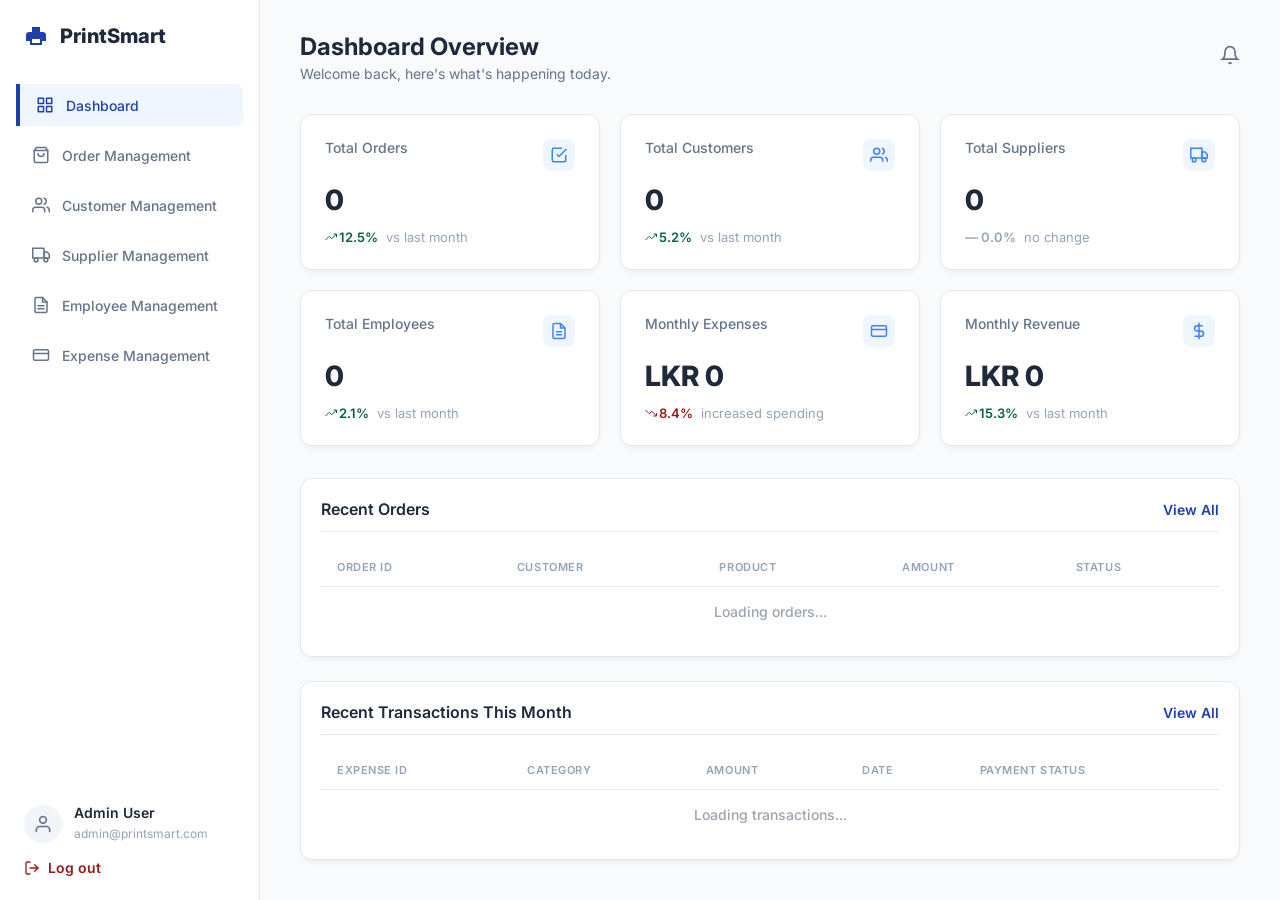
<file: Frontend/index.html>
<!DOCTYPE html>
<html lang="en">
<head>
    <meta charset="UTF-8">
    <meta name="viewport" content="width=device-width, initial-scale=1.0">
    <title>PrintSmart — Dashboard</title>
    <link rel="stylesheet" href="assets/css/global.css">
    <link rel="stylesheet" href="assets/css/dashboard.css">
</head>
<body>

<div class="page-container">
    <!-- Sidebar -->
    <aside class="sidebar">
        <div class="logo">
            <svg width="24" height="24" viewBox="0 0 24 24" fill="none" class="brand-icon">
                <path d="M19 8H5C3.34315 8 2 9.34315 2 11V17H6V21H18V17H22V11C22 9.34315 20.6569 8 19 8Z" fill="currentColor"/>
                <path d="M16 3H8V8H16V3Z" fill="currentColor"/>
                <path d="M16 15H8V19H16V15Z" fill="#FFFFFF"/>
            </svg>
            PrintSmart
        </div>

        <nav class="menu">
            <a href="index.html" class="menu-item active">
                <svg width="18" height="18" viewBox="0 0 24 24" fill="none" stroke-width="2" stroke-linecap="round" stroke-linejoin="round"><rect x="3" y="3" width="7" height="7"/><rect x="14" y="3" width="7" height="7"/><rect x="14" y="14" width="7" height="7"/><rect x="3" y="14" width="7" height="7"/></svg>
                Dashboard
            </a>
            <a href="pages/orders.html" class="menu-item">
                <svg width="18" height="18" viewBox="0 0 24 24" fill="none" stroke-width="2" stroke-linecap="round" stroke-linejoin="round"><path d="M6 2L3 6v14a2 2 0 002 2h14a2 2 0 002-2V6l-3-4z"/><line x1="3" y1="6" x2="21" y2="6"/><path d="M16 10a4 4 0 01-8 0"/></svg>
                Order Management
            </a>
            <a href="pages/customers.html" class="menu-item">
                <svg width="18" height="18" viewBox="0 0 24 24" fill="none" stroke-width="2" stroke-linecap="round" stroke-linejoin="round"><path d="M17 21v-2a4 4 0 00-4-4H5a4 4 0 00-4 4v2"/><circle cx="9" cy="7" r="4"/><path d="M23 21v-2a4 4 0 00-3-3.87"/><path d="M16 3.13a4 4 0 010 7.75"/></svg>
                Customer Management
            </a>
            <a href="pages/suppliers.html" class="menu-item">
                <svg width="18" height="18" viewBox="0 0 24 24" fill="none" stroke-width="2" stroke-linecap="round" stroke-linejoin="round"><rect x="1" y="3" width="15" height="13"/><polygon points="16 8 20 8 23 11 23 16 16 16 16 8"/><circle cx="5.5" cy="18.5" r="2.5"/><circle cx="18.5" cy="18.5" r="2.5"/></svg>
                Supplier Management
            </a>
            <a href="pages/employees.html" class="menu-item">
                <svg width="18" height="18" viewBox="0 0 24 24" fill="none" stroke-width="2" stroke-linecap="round" stroke-linejoin="round"><path d="M14 2H6a2 2 0 00-2 2v16a2 2 0 002 2h12a2 2 0 002-2V8z"/><polyline points="14 2 14 8 20 8"/><line x1="16" y1="13" x2="8" y2="13"/><line x1="16" y1="17" x2="8" y2="17"/></svg>
                Employee Management
            </a>
            <a href="pages/expenses.html" class="menu-item">
                <svg width="18" height="18" viewBox="0 0 24 24" fill="none" stroke-width="2" stroke-linecap="round" stroke-linejoin="round"><rect x="2" y="5" width="20" height="14" rx="2"/><line x1="2" y1="10" x2="22" y2="10"/></svg>
                Expense Management
            </a>
        </nav>

        <div class="user-info-box mt-auto" style="margin-top:auto;">
            <div class="user-profile">
                <div class="user-icon">
                    <svg width="20" height="20" viewBox="0 0 24 24" fill="none" stroke-width="2" stroke-linecap="round" stroke-linejoin="round"><path d="M20 21v-2a4 4 0 00-4-4H8a4 4 0 00-4 4v2"/><circle cx="12" cy="7" r="4"/></svg>
                </div>
                <div class="user-text">
                    <strong>Admin User</strong>
                    <span>admin@printsmart.com</span>
                </div>
            </div>
            <a href="#" class="logout-link">
                <svg width="16" height="16" viewBox="0 0 24 24" fill="none" stroke="currentColor" stroke-width="2" stroke-linecap="round" stroke-linejoin="round"><path d="M9 21H5a2 2 0 01-2-2V5a2 2 0 012-2h4"/><polyline points="16 17 21 12 16 7"/><line x1="21" y1="12" x2="9" y2="12"/></svg>
                Log out
            </a>
        </div>
    </aside>

    <!-- Main Content -->
    <main class="main">
        <header class="top-bar">
            <div class="header-text">
                <h1>Dashboard Overview</h1>
                <p>Welcome back, here's what's happening today.</p>
            </div>
            <div class="bell-icon">
                <svg width="20" height="20" viewBox="0 0 24 24" fill="none" stroke="var(--text-secondary)" stroke-width="2"><path d="M18 8A6 6 0 0 0 6 8c0 7-3 9-3 9h18s-3-2-3-9"></path><path d="M13.73 21a2 2 0 0 1-3.46 0"></path></svg>
            </div>
        </header>

        <!-- Stats Top Row -->
        <div class="stat-grid-top">
            <!-- Total Orders -->
            <div class="stat-card">
                <div class="stat-header">
                    <span class="stat-title">Total Orders</span>
                    <div class="stat-icon"><svg width="18" height="18" viewBox="0 0 24 24" fill="none" stroke="currentColor" stroke-width="2"><path d="M9 11l3 3L22 4"/><path d="M21 12v7a2 2 0 0 1-2 2H5a2 2 0 0 1-2-2V5a2 2 0 0 1 2-2h11"/></svg></div>
                </div>
                <div class="stat-value" id="stat-orders">0</div>
                <div class="stat-footer">
                    <span class="trend up"><svg width="12" height="12" viewBox="0 0 24 24" fill="none" stroke="currentColor" stroke-width="2"><polyline points="23 6 13.5 15.5 8.5 10.5 1 18"/><polyline points="17 6 23 6 23 12"/></svg> 12.5%</span> 
                    vs last month
                </div>
            </div>
            
            <!-- Total Customers -->
            <div class="stat-card">
                <div class="stat-header">
                    <span class="stat-title">Total Customers</span>
                    <div class="stat-icon"><svg width="18" height="18" viewBox="0 0 24 24" fill="none" stroke="currentColor" stroke-width="2"><path d="M17 21v-2a4 4 0 00-4-4H5a4 4 0 00-4 4v2"/><circle cx="9" cy="7" r="4"/><path d="M23 21v-2a4 4 0 00-3-3.87"/><path d="M16 3.13a4 4 0 010 7.75"/></svg></div>
                </div>
                <div class="stat-value" id="stat-customers">0</div>
                <div class="stat-footer">
                    <span class="trend up"><svg width="12" height="12" viewBox="0 0 24 24" fill="none" stroke="currentColor" stroke-width="2"><polyline points="23 6 13.5 15.5 8.5 10.5 1 18"/><polyline points="17 6 23 6 23 12"/></svg> 5.2%</span> 
                    vs last month
                </div>
            </div>
            
            <!-- Total Suppliers -->
            <div class="stat-card">
                <div class="stat-header">
                    <span class="stat-title">Total Suppliers</span>
                    <div class="stat-icon"><svg width="18" height="18" viewBox="0 0 24 24" fill="none" stroke="currentColor" stroke-width="2"><rect x="1" y="3" width="15" height="13"/><polygon points="16 8 20 8 23 11 23 16 16 16 16 8"/><circle cx="5.5" cy="18.5" r="2.5"/><circle cx="18.5" cy="18.5" r="2.5"/></svg></div>
                </div>
                <div class="stat-value" id="stat-suppliers">0</div>
                <div class="stat-footer">
                    <span class="trend neutral">— 0.0%</span> 
                    no change
                </div>
            </div>
        </div>

        <!-- Stats Bottom Row -->
        <div class="stat-grid-bottom">
            <!-- Total Employees -->
            <div class="stat-card">
                <div class="stat-header">
                    <span class="stat-title">Total Employees</span>
                    <div class="stat-icon"><svg width="18" height="18" viewBox="0 0 24 24" fill="none" stroke="currentColor" stroke-width="2"><path d="M14 2H6a2 2 0 00-2 2v16a2 2 0 002 2h12a2 2 0 002-2V8z"/><polyline points="14 2 14 8 20 8"/><line x1="16" y1="13" x2="8" y2="13"/><line x1="16" y1="17" x2="8" y2="17"/></svg></div>
                </div>
                <div class="stat-value" id="stat-employees">0</div>
                <div class="stat-footer">
                    <span class="trend up"><svg width="12" height="12" viewBox="0 0 24 24" fill="none" stroke="currentColor" stroke-width="2"><polyline points="23 6 13.5 15.5 8.5 10.5 1 18"/><polyline points="17 6 23 6 23 12"/></svg> 2.1%</span> 
                    vs last month
                </div>
            </div>
            
            <!-- Monthly Expenses -->
            <div class="stat-card">
                <div class="stat-header">
                    <span class="stat-title">Monthly Expenses</span>
                    <div class="stat-icon"><svg width="18" height="18" viewBox="0 0 24 24" fill="none" stroke="currentColor" stroke-width="2"><rect x="2" y="5" width="20" height="14" rx="2"/><line x1="2" y1="10" x2="22" y2="10"/></svg></div>
                </div>
                <div class="stat-value" id="stat-expenses">LKR 0</div>
                <div class="stat-footer">
                    <span class="trend down"><svg width="12" height="12" viewBox="0 0 24 24" fill="none" stroke="currentColor" stroke-width="2"><polyline points="23 18 13.5 8.5 8.5 13.5 1 6"/><polyline points="17 18 23 18 23 12"/></svg> 8.4%</span> 
                    increased spending
                </div>
            </div>

            <!-- Monthly Revenue -->
            <div class="stat-card">
                <div class="stat-header">
                    <span class="stat-title">Monthly Revenue</span>
                    <div class="stat-icon"><svg width="18" height="18" viewBox="0 0 24 24" fill="none" stroke="currentColor" stroke-width="2"><line x1="12" y1="1" x2="12" y2="23"/><path d="M17 5H9.5a3.5 3.5 0 0 0 0 7h5a3.5 3.5 0 0 1 0 7H6"/></svg></div>
                </div>
                <div class="stat-value" id="stat-revenue">LKR 0</div>
                <div class="stat-footer">
                    <span class="trend up"><svg width="12" height="12" viewBox="0 0 24 24" fill="none" stroke="currentColor" stroke-width="2"><polyline points="23 6 13.5 15.5 8.5 10.5 1 18"/><polyline points="17 6 23 6 23 12"/></svg> 15.3%</span> 
                    vs last month
                </div>
            </div>
        </div>

        <!-- Recent Orders Table -->
        <div class="table-container">
            <div class="table-header-row">
                <h3>Recent Orders</h3>
                <a href="pages/orders.html">View All</a>
            </div>
            <table>
                <thead>
                    <tr>
                        <th>ORDER ID</th>
                        <th>CUSTOMER</th>
                        <th>PRODUCT</th>
                        <th>AMOUNT</th>
                        <th>STATUS</th>
                    </tr>
                </thead>
                <tbody id="recent-orders-body">
                    <tr><td colspan="5" style="text-align:center; color:#9ca3af;">Loading orders...</td></tr>
                </tbody>
            </table>
        </div>

        <!-- Recent Transactions Table -->
        <div class="table-container">
            <div class="table-header-row">
                <h3>Recent Transactions <span>This Month</span></h3>
                <a href="pages/expenses.html">View All</a>
            </div>
            <table>
                <thead>
                    <tr>
                        <th>EXPENSE ID</th>
                        <th>CATEGORY</th>
                        <th>AMOUNT</th>
                        <th>DATE</th>
                        <th>PAYMENT STATUS</th>
                    </tr>
                </thead>
                <tbody id="recent-expenses-body">
                    <tr><td colspan="5" style="text-align:center; color:#9ca3af;">Loading transactions...</td></tr>
                </tbody>
            </table>
        </div>

    </main>
</div>

<script>
    // Format currency
    const formatCurrency = (val) => new Intl.NumberFormat('en-IN', { minimumFractionDigits: 0 }).format(val);
    
    // Fetch dashboard stats and lists
    fetch('../Backend/api/dashboard.php')
        .then(res => res.json())
        .then(data => {
            if (!data.success) return;
            
            // Stats
            document.getElementById('stat-orders').textContent = data.orders.count.toLocaleString();
            document.getElementById('stat-customers').textContent = data.customers.toLocaleString();
            document.getElementById('stat-suppliers').textContent = data.suppliers.toLocaleString();
            document.getElementById('stat-employees').textContent = data.employees.toLocaleString();
            document.getElementById('stat-expenses').textContent = 'LKR ' + formatCurrency(data.expenses.total);
            document.getElementById('stat-revenue').textContent = 'LKR ' + formatCurrency(data.orders.revenue);

            // Recent Orders
            const ordersTbody = document.getElementById('recent-orders-body');
            if (data.recent_orders && data.recent_orders.length) {
                ordersTbody.innerHTML = data.recent_orders.map(o => `
                    <tr>
                        <td style="font-weight:600; color:var(--text-primary)">${o.order_number}</td>
                        <td style="color:var(--text-secondary)">${o.customer_name || 'Walk-in'}</td>
                        <td style="color:var(--text-secondary)">${o.order_details || 'Print jobs'}</td>
                        <td style="font-weight:600">$${parseFloat(o.total_amount).toFixed(2)}</td>
                        <td><span class="badge ${o.status.toLowerCase()}">${o.status.toUpperCase()}</span></td>
                    </tr>
                `).join('');
            } else {
                ordersTbody.innerHTML = '<tr><td colspan="5" style="text-align:center;">No recent orders found.</td></tr>';
            }

            // Recent Expenses
            const expTbody = document.getElementById('recent-expenses-body');
            if (data.recent_expenses && data.recent_expenses.length) {
                expTbody.innerHTML = data.recent_expenses.map(e => `
                    <tr>
                        <td style="font-weight:600; color:var(--primary-blue)">${e.expense_id}</td>
                        <td style="color:var(--text-secondary)">${e.category}</td>
                        <td style="font-weight:600">$${parseFloat(e.amount).toFixed(2)}</td>
                        <td style="color:var(--text-secondary)">${new Date(e.date).toLocaleDateString('en-US', {month:'short', day:'numeric', year:'numeric'})}</td>
                        <td><span class="badge ${e.status.toLowerCase()}">${e.status}</span></td>
                    </tr>
                `).join('');
            } else {
                expTbody.innerHTML = '<tr><td colspan="5" style="text-align:center;">No recent transactions found.</td></tr>';
            }
        })
        .catch(err => {
            console.error('Error loading dashboard:', err);
        });
</script>
</body>
</html>
</file>
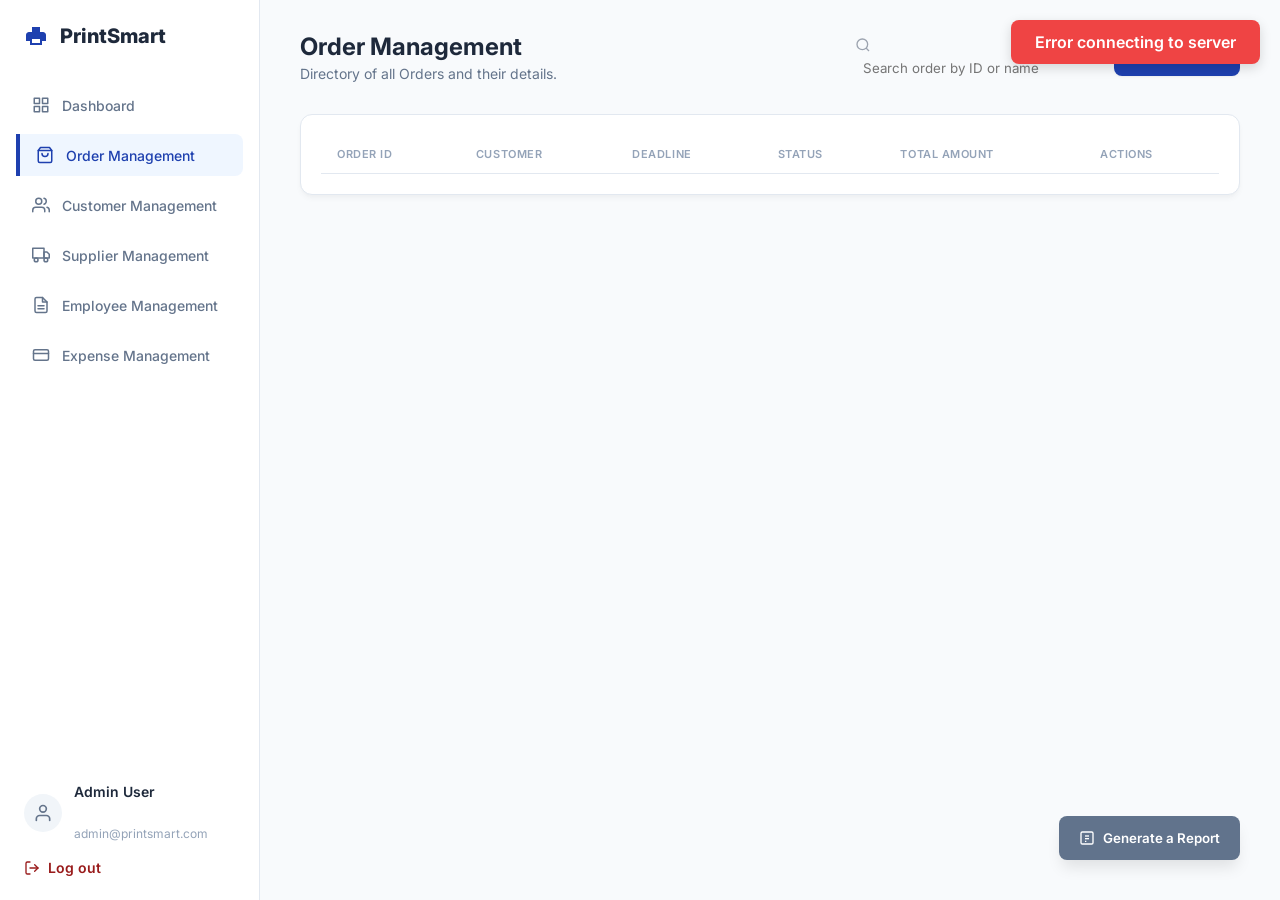
<file: Frontend/pages/orders.html>
<!DOCTYPE html>
<html lang="en">
<head>
    <meta charset="UTF-8">
    <meta name="viewport" content="width=device-width, initial-scale=1.0">
    <title>PrintSmart - Order Management</title>
    <link rel="stylesheet" href="../assets/css/global.css">
    <link rel="stylesheet" href="https://cdnjs.cloudflare.com/ajax/libs/font-awesome/6.5.0/css/all.min.css">
    <link rel="stylesheet" href="../assets/css/orders.css">
</head>
<body>
<div class="page-container">
    <aside class="sidebar">
        <div class="logo">
            <svg width="24" height="24" viewBox="0 0 24 24" fill="none" class="brand-icon">
                <path d="M19 8H5C3.34315 8 2 9.34315 2 11V17H6V21H18V17H22V11C22 9.34315 20.6569 8 19 8Z" fill="currentColor"/>
                <path d="M16 3H8V8H16V3Z" fill="currentColor"/>
                <path d="M16 15H8V19H16V15Z" fill="#FFFFFF"/>
            </svg>
            PrintSmart
        </div>
        <nav class="menu">
            <a href="../index.html" class="menu-item"><svg width="18" height="18" viewBox="0 0 24 24" fill="none" stroke-width="2" stroke-linecap="round" stroke-linejoin="round"><rect x="3" y="3" width="7" height="7"/><rect x="14" y="3" width="7" height="7"/><rect x="14" y="14" width="7" height="7"/><rect x="3" y="14" width="7" height="7"/></svg> Dashboard</a>
            <a href="orders.html" class="menu-item active"><svg width="18" height="18" viewBox="0 0 24 24" fill="none" stroke-width="2" stroke-linecap="round" stroke-linejoin="round"><path d="M6 2L3 6v14a2 2 0 002 2h14a2 2 0 002-2V6l-3-4z"/><line x1="3" y1="6" x2="21" y2="6"/><path d="M16 10a4 4 0 01-8 0"/></svg> Order Management</a>
            <a href="customers.html" class="menu-item"><svg width="18" height="18" viewBox="0 0 24 24" fill="none" stroke-width="2" stroke-linecap="round" stroke-linejoin="round"><path d="M17 21v-2a4 4 0 00-4-4H5a4 4 0 00-4 4v2"/><circle cx="9" cy="7" r="4"/><path d="M23 21v-2a4 4 0 00-3-3.87"/><path d="M16 3.13a4 4 0 010 7.75"/></svg> Customer Management</a>
            <a href="suppliers.html" class="menu-item"><svg width="18" height="18" viewBox="0 0 24 24" fill="none" stroke-width="2" stroke-linecap="round" stroke-linejoin="round"><rect x="1" y="3" width="15" height="13"/><polygon points="16 8 20 8 23 11 23 16 16 16 16 8"/><circle cx="5.5" cy="18.5" r="2.5"/><circle cx="18.5" cy="18.5" r="2.5"/></svg> Supplier Management</a>
            <a href="employees.html" class="menu-item"><svg width="18" height="18" viewBox="0 0 24 24" fill="none" stroke-width="2" stroke-linecap="round" stroke-linejoin="round"><path d="M14 2H6a2 2 0 00-2 2v16a2 2 0 002 2h12a2 2 0 002-2V8z"/><polyline points="14 2 14 8 20 8"/><line x1="16" y1="13" x2="8" y2="13"/><line x1="16" y1="17" x2="8" y2="17"/></svg> Employee Management</a>
            <a href="expenses.html" class="menu-item"><svg width="18" height="18" viewBox="0 0 24 24" fill="none" stroke-width="2" stroke-linecap="round" stroke-linejoin="round"><rect x="2" y="5" width="20" height="14" rx="2"/><line x1="2" y1="10" x2="22" y2="10"/></svg> Expense Management</a>
        </nav>
        <div class="user-info-box mt-auto" style="margin-top:auto;">
            <div class="user-profile">
                <div class="user-icon"><svg width="20" height="20" viewBox="0 0 24 24" fill="none" stroke-width="2" stroke-linecap="round" stroke-linejoin="round"><path d="M20 21v-2a4 4 0 00-4-4H8a4 4 0 00-4 4v2"/><circle cx="12" cy="7" r="4"/></svg></div>
                <div class="user-text"><strong>Admin User</strong><br><span>admin@printsmart.com</span></div>
            </div>
            <a href="#" class="logout-link"><svg width="16" height="16" viewBox="0 0 24 24" fill="none" stroke="currentColor" stroke-width="2" stroke-linecap="round" stroke-linejoin="round"><path d="M9 21H5a2 2 0 01-2-2V5a2 2 0 012-2h4"/><polyline points="16 17 21 12 16 7"/><line x1="21" y1="12" x2="9" y2="12"/></svg> Log out</a>
        </div>
    </aside>

    <main class="main">
        <header class="top-bar">
            <div class="header-text">
                <h1>Order Management</h1>
                <p>Directory of all Orders and their details.</p>
            </div>
            <div style="display:flex; gap:16px; align-items:center;">
                <div class="search-box">
                    <svg width="16" height="16" viewBox="0 0 24 24" fill="none" stroke="#9CA3AF" stroke-width="2"><circle cx="11" cy="11" r="8"/><line x1="21" y1="21" x2="16.65" y2="16.65"/></svg>
                    <input type="text" id="searchInput" placeholder="Search order by ID or name" style="border:none; outline:none; background:transparent; margin-left:8px; width:100%;">
                </div>
                <button class="btn-primary" id="openAddorderModal">
                    <svg width="16" height="16" viewBox="0 0 24 24" fill="none" stroke="currentColor" stroke-width="2" style="vertical-align:middle; margin-right:4px;"><path d="M16 21v-2a4 4 0 0 0-4-4H5a4 4 0 0 0-4 4v2"/><circle cx="8.5" cy="7" r="4"/><line x1="20" y1="8" x2="20" y2="14"/><line x1="23" y1="11" x2="17" y2="11"/></svg>
                    Add Order
                </button>
            </div>
        </header>

        <div class="table-container">
            <table>
                <thead>
                    <tr>
                        <th>Order ID</th><th>Customer</th><th>Deadline</th>
                        <th>Status</th><th>Total Amount</th><th>Actions</th>
                    </tr>
                </thead>
                <tbody id="ordersTableBody"></tbody>
            </table>
        </div>

        <button class="report-btn" id="reportBtn">
            <svg width="16" height="16" viewBox="0 0 24 24" fill="none" stroke="currentColor" stroke-width="2"><rect x="3" y="3" width="18" height="18" rx="2" ry="2"/><line x1="9" y1="9" x2="15" y2="9"/><line x1="9" y1="13" x2="15" y2="13"/><line x1="9" y1="17" x2="11" y2="17"/></svg>
            Generate a Report
        </button>
    </div>
</div>

<!-- Add Order Modal -->
<div id="addorderModal" class="modal">
    <div class="modal-content">
        <div class="modal-header"><h2>Add a New Order</h2></div>
        <div class="modal-body">
            <div class="form-group"><label>Customer</label><select id="customer_id" required><option value="" disabled selected>Select Customer</option></select></div>
            <div class="form-row">
                <div class="form-group half"><label>Order Placed Date</label><input type="date" id="order_placed_date" required></div>
                <div class="form-group half"><label>Deadline</label><input type="date" id="deadline" required></div>
            </div>
            <div class="form-group"><label>Status</label>
                <select id="status" required>
                    <option value="" disabled selected>Select Status</option>
                    <option value="Pending">Pending</option>
                    <option value="Processing">Processing</option>
                    <option value="Completed">Completed</option>
                </select>
            </div>
            <div class="form-group"><label>Total Amount</label><input type="number" id="total_amount" placeholder="Enter Total Amount" required></div>
            <div class="form-group"><label>Order Details</label><textarea id="order_details" rows="3" placeholder="Enter Order Details"></textarea></div>
        </div>
        <div class="modal-footer">
            <button class="cancel-btn" id="closeAddorderModal">Cancel</button>
            <button class="save-btn" id="saveOrderBtn">Save Order</button>
        </div>
    </div>
</div>

<script src="https://code.jquery.com/jquery-3.6.0.min.js"></script>
<script>
    const ORDER_API = '../../Backend/api/orders.php';

    $(document).ready(function () {
        loadOrders();
        loadCustomers();

        function loadOrders() {
            $.ajax({ url: ORDER_API, type: 'GET', data: { action: 'get_orders' }, dataType: 'json',
                success: function (r) { if (r.success) displayOrders(r.data); else showToast('Error: ' + r.message, 'error'); },
                error: function () { showToast('Error connecting to server', 'error'); }
            });
        }

        function loadCustomers() {
            $.ajax({ url: ORDER_API, type: 'GET', data: { action: 'get_customers' }, dataType: 'json',
                success: function (r) {
                    if (r.success) {
                        const sel = $('#customer_id');
                        sel.empty().append('<option value="" disabled selected>Select Customer</option>');
                        r.data.forEach(c => sel.append(`<option value="${c.id}">${c.name}</option>`));
                    }
                }
            });
        }

        function displayOrders(orders) {
            const tbody = $('#ordersTableBody');
            tbody.empty();
            if (!orders.length) { tbody.html('<tr><td colspan="6" style="text-align:center;">No orders found</td></tr>'); return; }
            orders.forEach(function (o) {
                tbody.append(`
                    <tr data-id="${o.id}">
                        <td class="id-color">${o.order_number}</td>
                        <td>${o.customer_name}</td>
                        <td>${formatDate(o.deadline)}</td>
                        <td><span class="badge ${o.status.toLowerCase()}">${o.status}</span></td>
                        <td>LKR ${parseFloat(o.total_amount).toLocaleString('en-IN',{minimumFractionDigits:2})}</td>
                        <td class="actions">
                            <i class="fa-regular fa-trash-can delete-order" data-id="${o.id}"></i>
                        </td>
                    </tr>`);
            });
        }

        function formatDate(d) { if(!d) return 'N/A'; return new Date(d).toLocaleDateString('en-US',{month:'short',day:'numeric',year:'numeric'}); }

        $('#saveOrderBtn').click(function () {
            const orderData = { customer_id: $('#customer_id').val(), order_date: $('#order_placed_date').val(),
                deadline: $('#deadline').val(), status: $('#status').val(), total_amount: $('#total_amount').val(),
                order_details: $('#order_details').val().trim() };
            if (!orderData.customer_id || !orderData.order_date || !orderData.deadline || !orderData.status || !orderData.total_amount) {
                showToast('Please fill all required fields', 'error'); return;
            }
            $.ajax({ url: ORDER_API, type: 'POST', data: { action: 'add_order', order: orderData }, dataType: 'json',
                success: function (r) { if(r.success) { showToast('Order added!'); $('#addorderModal').hide(); resetModal(); loadOrders(); } else showToast('Error: ' + r.message, 'error'); },
                error: function () { showToast('Error saving order', 'error'); }
            });
        });

        $(document).on('click', '.delete-order', function () {
            const id = $(this).data('id');
            if (confirm('Delete this order?')) {
                $.ajax({ url: ORDER_API, type: 'POST', data: { action: 'delete_order', id: id }, dataType: 'json',
                    success: function (r) { if(r.success) { showToast('Order deleted!'); loadOrders(); } else showToast('Error: ' + r.message,'error'); }
                });
            }
        });

        $('#searchInput').on('keyup', function () {
            const t = $(this).val().toLowerCase();
            $('#ordersTableBody tr').each(function () {
                const show = $(this).find('td:first').text().toLowerCase().includes(t) || $(this).find('td:eq(1)').text().toLowerCase().includes(t);
                $(this).toggle(show);
            });
        });

        $('#openAddorderModal').click(function () { resetModal(); $('#addorderModal').css({'display':'flex','align-items':'center','justify-content':'center'}); });
        $('#closeAddorderModal').click(function () { $('#addorderModal').hide(); });
        $(window).click(function (e) { if ($(e.target).is('#addorderModal')) $('#addorderModal').hide(); });

        function resetModal() { $('#customer_id,#order_placed_date,#deadline,#status,#total_amount,#order_details').val(''); }

        function showToast(msg, type = 'success') {
            const t = $(`<div class="toast-notification ${type}">${msg}</div>`);
            $('body').append(t);
            setTimeout(() => t.fadeOut(300, function(){ $(this).remove(); }), 3000);
        }
    });
</script>
</body>
</html>
</file>
<file: Frontend/assets/css/global.css>
/* Frontend/assets/css/global.css */
@import url('https://fonts.googleapis.com/css2?family=Inter:wght@400;500;600;700;800&display=swap');

:root {
    --bg-color: #F8FAFC;
    --sidebar-bg: #FFFFFF;
    --text-primary: #1E293B;
    --text-secondary: #64748B;
    --text-muted: #94A3B8;
    --border-color: #E2E8F0;
    
    --primary-blue: #1E40AF;
    --primary-light: #EFF6FF;
    --primary-icon: #3B82F6;
    
    --success-bg: #D1FAE5;
    --success-text: #065F46;
    
    --warning-bg: #FEF3C7;
    --warning-text: #92400E;
    
    --danger-bg: #FEE2E2;
    --danger-text: #991B1B;
    
    --border-radius: 12px;
    --card-shadow: 0 4px 6px -1px rgba(0, 0, 0, 0.04), 0 2px 4px -1px rgba(0, 0, 0, 0.02);
}

* {
    margin: 0;
    padding: 0;
    box-sizing: border-box;
    font-family: 'Inter', -apple-system, BlinkMacSystemFont, 'Segoe UI', Roboto, Helvetica, Arial, sans-serif;
}

body {
    background-color: var(--bg-color);
    color: var(--text-primary);
    -webkit-font-smoothing: antialiased;
}

/* Base Layout Structure */
.page-container {
    display: flex;
    min-height: 100vh;
}

/* Sidebar Styling completely unified for all pages */
.sidebar {
    width: 260px;
    background-color: var(--sidebar-bg);
    border-right: 1px solid var(--border-color);
    display: flex;
    flex-direction: column;
    position: fixed;
    height: 100vh;
    left: 0;
    top: 0;
    z-index: 50;
}

.logo {
    display: flex;
    align-items: center;
    gap: 12px;
    padding: 24px;
    font-size: 20px;
    font-weight: 800;
    color: var(--text-primary);
}

.brand-icon {
    flex-shrink: 0;
    color: var(--primary-blue);
}

.menu {
    flex-grow: 1;
    display: flex;
    flex-direction: column;
    padding: 12px 16px;
    gap: 8px;
}

.menu-item {
    display: flex;
    align-items: center;
    gap: 12px;
    padding: 12px 16px;
    border-radius: 8px;
    text-decoration: none;
    color: var(--text-secondary);
    font-weight: 500;
    font-size: 14px;
    transition: all 0.2s ease-in-out;
}

.menu-item:hover {
    background-color: #F1F5F9;
    color: var(--text-primary);
}

.menu-item.active {
    background-color: var(--primary-light);
    color: var(--primary-blue);
    border-left: 4px solid var(--primary-blue);
    border-radius: 0 8px 8px 0;
}

.menu-item svg {
    stroke: currentColor;
}

.user-info-box {
    padding: 24px;
}

.user-profile {
    display: flex;
    align-items: center;
    gap: 12px;
    margin-bottom: 16px;
}

.user-icon {
    width: 38px;
    height: 38px;
    background-color: #F1F5F9;
    border-radius: 50%;
    display: flex;
    align-items: center;
    justify-content: center;
}

.user-icon svg {
    stroke: var(--text-secondary);
}

.user-text {
    line-height: 1.3;
}

.user-text strong {
    font-size: 14px;
    font-weight: 600;
    color: var(--text-primary);
    display: block;
}

.user-text span {
    font-size: 12px;
    color: var(--text-muted);
}

.logout-link {
    display: flex;
    align-items: center;
    gap: 8px;
    color: var(--danger-text);
    text-decoration: none;
    font-size: 14px;
    font-weight: 600;
}

/* Main Content Area */
.main {
    flex-grow: 1;
    margin-left: 260px; /* Offset for fixed sidebar */
    padding: 32px 40px;
    max-width: 1300px;
}

.top-bar {
    display: flex;
    justify-content: space-between;
    align-items: center;
    margin-bottom: 32px;
}

.header-text h1 {
    font-size: 24px;
    font-weight: 700;
    color: var(--text-primary);
    margin-bottom: 4px;
}

.header-text p {
    font-size: 14px;
    color: var(--text-secondary);
}

/* Generic Table Styles */
.table-container {
    background-color: #FFFFFF;
    border: 1px solid var(--border-color);
    border-radius: var(--border-radius);
    padding: 20px;
    box-shadow: var(--card-shadow);
    margin-top: 24px;
}

.table-header-row {
    display: flex;
    justify-content: space-between;
    align-items: center;
    margin-bottom: 16px;
    padding-bottom: 12px;
    border-bottom: 1px solid var(--border-color);
}

.table-header-row h3 {
    font-size: 16px;
    font-weight: 600;
}

.table-header-row a {
    font-size: 14px;
    font-weight: 600;
    color: var(--primary-blue);
    text-decoration: none;
}

table {
    width: 100%;
    border-collapse: collapse;
}

th {
    text-align: left;
    padding: 12px 16px;
    font-size: 11px;
    text-transform: uppercase;
    letter-spacing: 0.05em;
    color: var(--text-muted);
    font-weight: 600;
    border-bottom: 1px solid var(--border-color);
}

td {
    padding: 16px;
    font-size: 14px;
    font-weight: 500;
    color: var(--text-primary);
    border-bottom: 1px solid #F1F5F9;
}

tr:last-child td {
    border-bottom: none;
}

/* Status Badges */
.badge {
    padding: 4px 10px;
    border-radius: 9999px;
    font-size: 12px;
    font-weight: 600;
    text-transform: uppercase;
    display: inline-flex;
    align-items: center;
    gap: 4px;
}

.badge.completed, .badge.success {
    background-color: var(--success-bg);
    color: var(--success-text);
}

.badge.pending, .badge.processing {
    background-color: var(--warning-bg);
    color: var(--warning-text);
}

.badge.cancelled, .badge.overdue {
    background-color: var(--danger-bg);
    color: var(--danger-text);
}

/* General Action Buttons */
.btn-primary {
    background-color: var(--primary-blue);
    color: #FFFFFF;
    border: none;
    padding: 10px 16px;
    border-radius: 8px;
    font-weight: 500;
    font-size: 14px;
    cursor: pointer;
    box-shadow: 0 1px 2px 0 rgba(0, 0, 0, 0.05);
}

.btn-primary:hover {
    background-color: #1e3a8a;
}
</file>
<file: Frontend/assets/css/dashboard.css>
/* Frontend/assets/css/dashboard.css */

.stat-grid-top {
    display: grid;
    grid-template-columns: repeat(3, 1fr);
    gap: 20px;
    margin-bottom: 20px;
}

.stat-grid-bottom {
    display: grid;
    grid-template-columns: repeat(3, 1fr);
    gap: 20px;
    margin-bottom: 32px;
}

.stat-card {
    background-color: #FFFFFF;
    border: 1px solid var(--border-color);
    border-radius: var(--border-radius);
    padding: 24px;
    display: flex;
    flex-direction: column;
    box-shadow: var(--card-shadow);
    transition: transform 0.2s ease, box-shadow 0.2s ease;
}

.stat-card:hover {
    transform: translateY(-2px);
    box-shadow: 0 10px 15px -3px rgba(0, 0, 0, 0.1), 0 4px 6px -2px rgba(0, 0, 0, 0.05);
}

.stat-header {
    display: flex;
    justify-content: space-between;
    align-items: flex-start;
    margin-bottom: 12px;
}

.stat-title {
    font-size: 14px;
    color: var(--text-secondary);
    font-weight: 500;
}

.stat-icon {
    width: 32px;
    height: 32px;
    background-color: var(--primary-light);
    color: var(--primary-icon);
    border-radius: 8px;
    display: flex;
    align-items: center;
    justify-content: center;
}

.stat-value {
    font-size: 28px;
    font-weight: 800;
    color: var(--text-primary);
    margin-bottom: 12px;
}

.stat-footer {
    display: flex;
    align-items: center;
    gap: 8px;
    font-size: 13px;
    color: var(--text-muted);
}

.trend {
    font-weight: 600;
    display: flex;
    align-items: center;
    gap: 2px;
}

.trend.up {
    color: var(--success-text);
}

.trend.down {
    color: var(--danger-text);
}

.trend.neutral {
    color: var(--text-muted);
}
</file>
<file: Frontend/assets/css/orders.css>
/* orders.css - module specific styles */

        tbody tr:hover {
            background-color: #f9fafb;
        }

        .id-color {
            color: #1d4ed8;
            font-weight: 500;
        }

        .actions {
            color: #9ca3af;
            display: flex;
            gap: 12px;
            cursor: pointer;
        }

        .actions i {
            transition: all 0.2s ease;
            cursor: pointer;
        }

        .actions i:hover {
            color: #374151;
            transform: scale(1.1);
        }

        .report-btn {
            position: fixed;
            bottom: 40px;
            right: 40px;
            background-color: #61738c;
            color: white;
            border: none;
            padding: 14px 20px;
            border-radius: 8px;
            font-weight: 600;
            cursor: pointer;
            display: flex;
            align-items: center;
            gap: 8px;
            box-shadow: 0 10px 15px -3px rgba(0, 0, 0, 0.1);
            transition: all 0.2s ease;
        }

        .report-btn:hover {
            background-color: #4a5a70;
            transform: translateY(-2px);
            box-shadow: 0 15px 20px -5px rgba(0, 0, 0, 0.15);
        }

        .modal {
            display: none;
            position: fixed;
            top: 0;
            left: 0;
            width: 100%;
            height: 100%;
            background-color: rgba(0, 0, 0, 0.5);
            align-items: center;
            justify-content: center;
            z-index: 1000;
        }

        .modal-content {
            background-color: white;
            width: 550px;
            border-radius: 8px;
            overflow: hidden;
            box-shadow: 0 10px 25px rgba(0, 0, 0, 0.2);
        }

        .modal-header {
            background-color: #0c4ea3;
            color: white;
            padding: 20px 25px;
        }

        .modal-header h2 {
            margin: 0;
            font-size: 16px;
            font-weight: 700;
        }

        .modal-body {
            padding: 25px;
        }

        .form-group {
            margin-bottom: 20px;
        }

        .form-row {
            display: flex;
            gap: 15px;
        }

        .form-group.half {
            flex: 1;
        }

        .form-group label {
            display: block;
            font-size: 11px;
            font-weight: 700;
            color: #4b5563;
            margin-bottom: 8px;
            text-transform: uppercase;
        }

        .form-group input,
        .form-group textarea,
        .form-group select {
            width: 100%;
            padding: 12px;
            border: 1px solid #e5e7eb;
            border-radius: 6px;
            font-family: inherit;
            font-size: 14px;
            color: #111827;
            box-sizing: border-box;
            transition: all 0.2s ease;
        }

        .form-group input:focus,
        .form-group textarea:focus,
        .form-group select:focus {
            outline: none;
            border-color: #0c4ea3;
            box-shadow: 0 0 0 2px rgba(12, 78, 163, 0.1);
        }

        .modal-footer {
            padding: 0 25px 25px 25px;
            display: flex;
            justify-content: flex-end;
            gap: 15px;
            align-items: center;
        }

        .cancel-btn {
            background: none;
            border: none;
            font-size: 14px;
            font-weight: 600;
            color: #111827;
            cursor: pointer;
            transition: all 0.2s ease;
        }

        .cancel-btn:hover {
            color: #0c4ea3;
        }

        .save-btn {
            background-color: #0c4ea3;
            color: white;
            border: none;
            padding: 10px 20px;
            border-radius: 6px;
            font-size: 14px;
            font-weight: 600;
            cursor: pointer;
            transition: all 0.2s ease;
        }

        .save-btn:hover {
            background-color: #093b7b;
            transform: translateY(-1px);
        }

        .toast-notification {
            position: fixed;
            top: 20px;
            right: 20px;
            background-color: #10b981;
            color: white;
            padding: 12px 24px;
            border-radius: 8px;
            font-weight: 600;
            z-index: 3000;
            animation: slideIn 0.3s ease;
            box-shadow: 0 4px 12px rgba(0, 0, 0, 0.15);
        }

        .toast-notification.error {
            background-color: #ef4444;
        }

        @keyframes slideIn {
            from {
                transform: translateX(100%);
                opacity: 0;
            }

            to {
                transform: translateX(0);
                opacity: 1;
            }
        }

        .badge {
            padding: 5px 10px;
            border-radius: 20px;
            font-size: 12px;
            transition: all 0.2s ease;
        }

        .badge:hover {
            transform: translateY(-1px);
        }

        .completed {
            background: #d1fae5;
            color: #059669;
        }

        .pending {
            background: #fef3c7;
            color: #d97706;
        }

        .processing {
            background: #dbeafe;
            color: #2563eb;
        }

        .toast-notification {
            position: fixed;
            top: 20px;
            right: 20px;
            background-color: #10b981;
            color: white;
            padding: 12px 24px;
            border-radius: 8px;
            font-weight: 600;
            z-index: 3000;
            animation: slideIn 0.3s ease;
            box-shadow: 0 4px 12px rgba(0, 0, 0, 0.15);
        }

        .toast-notification.error {
            background-color: #ef4444;
        }

        @keyframes slideIn {
            from {
                transform: translateX(100%);
                opacity: 0;
            }

            to {
                transform: translateX(0);
                opacity: 1;
            }
        }

        /* Modal Styling - Fixed Centering */
        /* Modal Styling - Fixed Vertical Centering */
        .modal {
            display: none;
            position: fixed;
            top: 0;
            left: 0;
            width: 100%;
            height: 100%;
            background-color: rgba(0, 0, 0, 0.5);
            align-items: center;
            justify-content: center;
            z-index: 1000;
        }

        .modal-content {
            background-color: white;
            width: 550px;
            max-width: 90%;
            border-radius: 8px;
            overflow: hidden;
            box-shadow: 0 10px 25px rgba(0, 0, 0, 0.2);
            position: relative;
            /* Remove margin: auto - flex handles centering */
        }

        /* Make sure the modal is centered on all screen sizes */
        @media (max-width: 768px) {
            .modal-content {
                width: 95%;
                margin: 20px;
            }
        }
</file>
